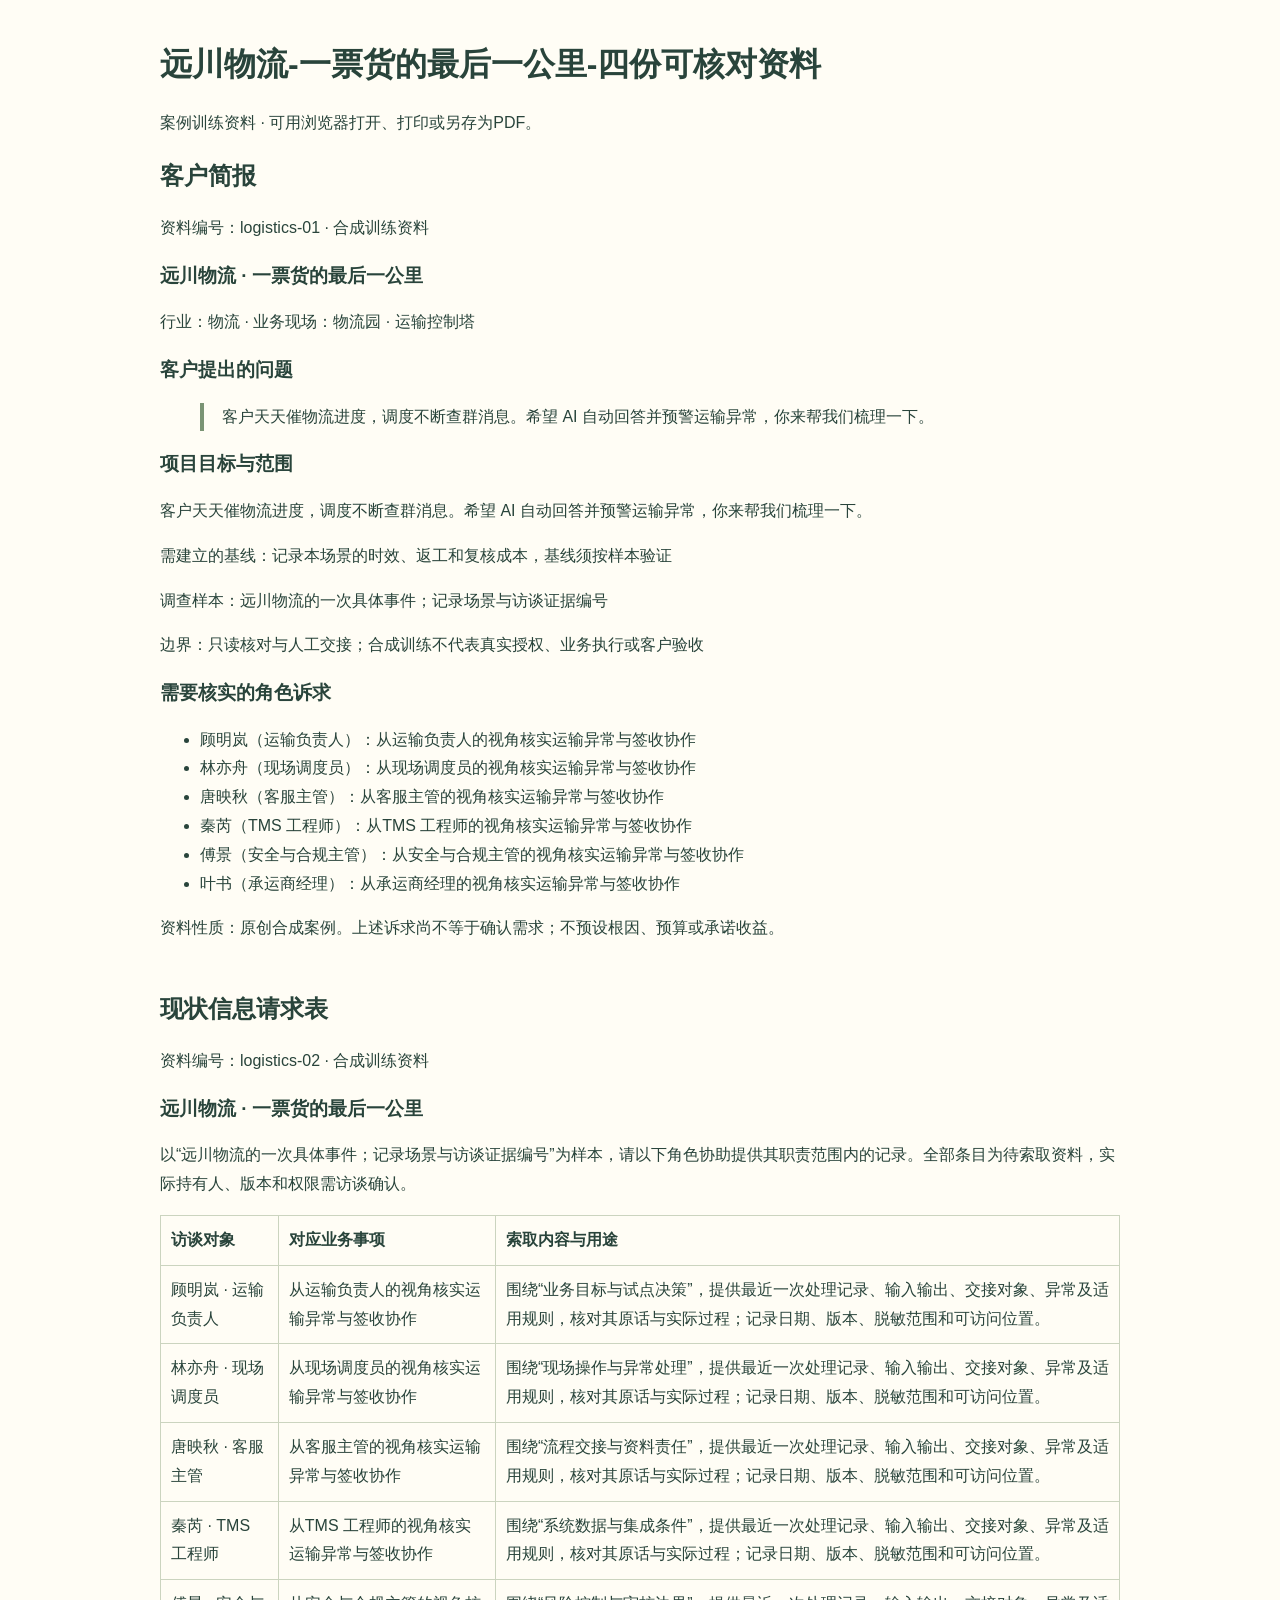
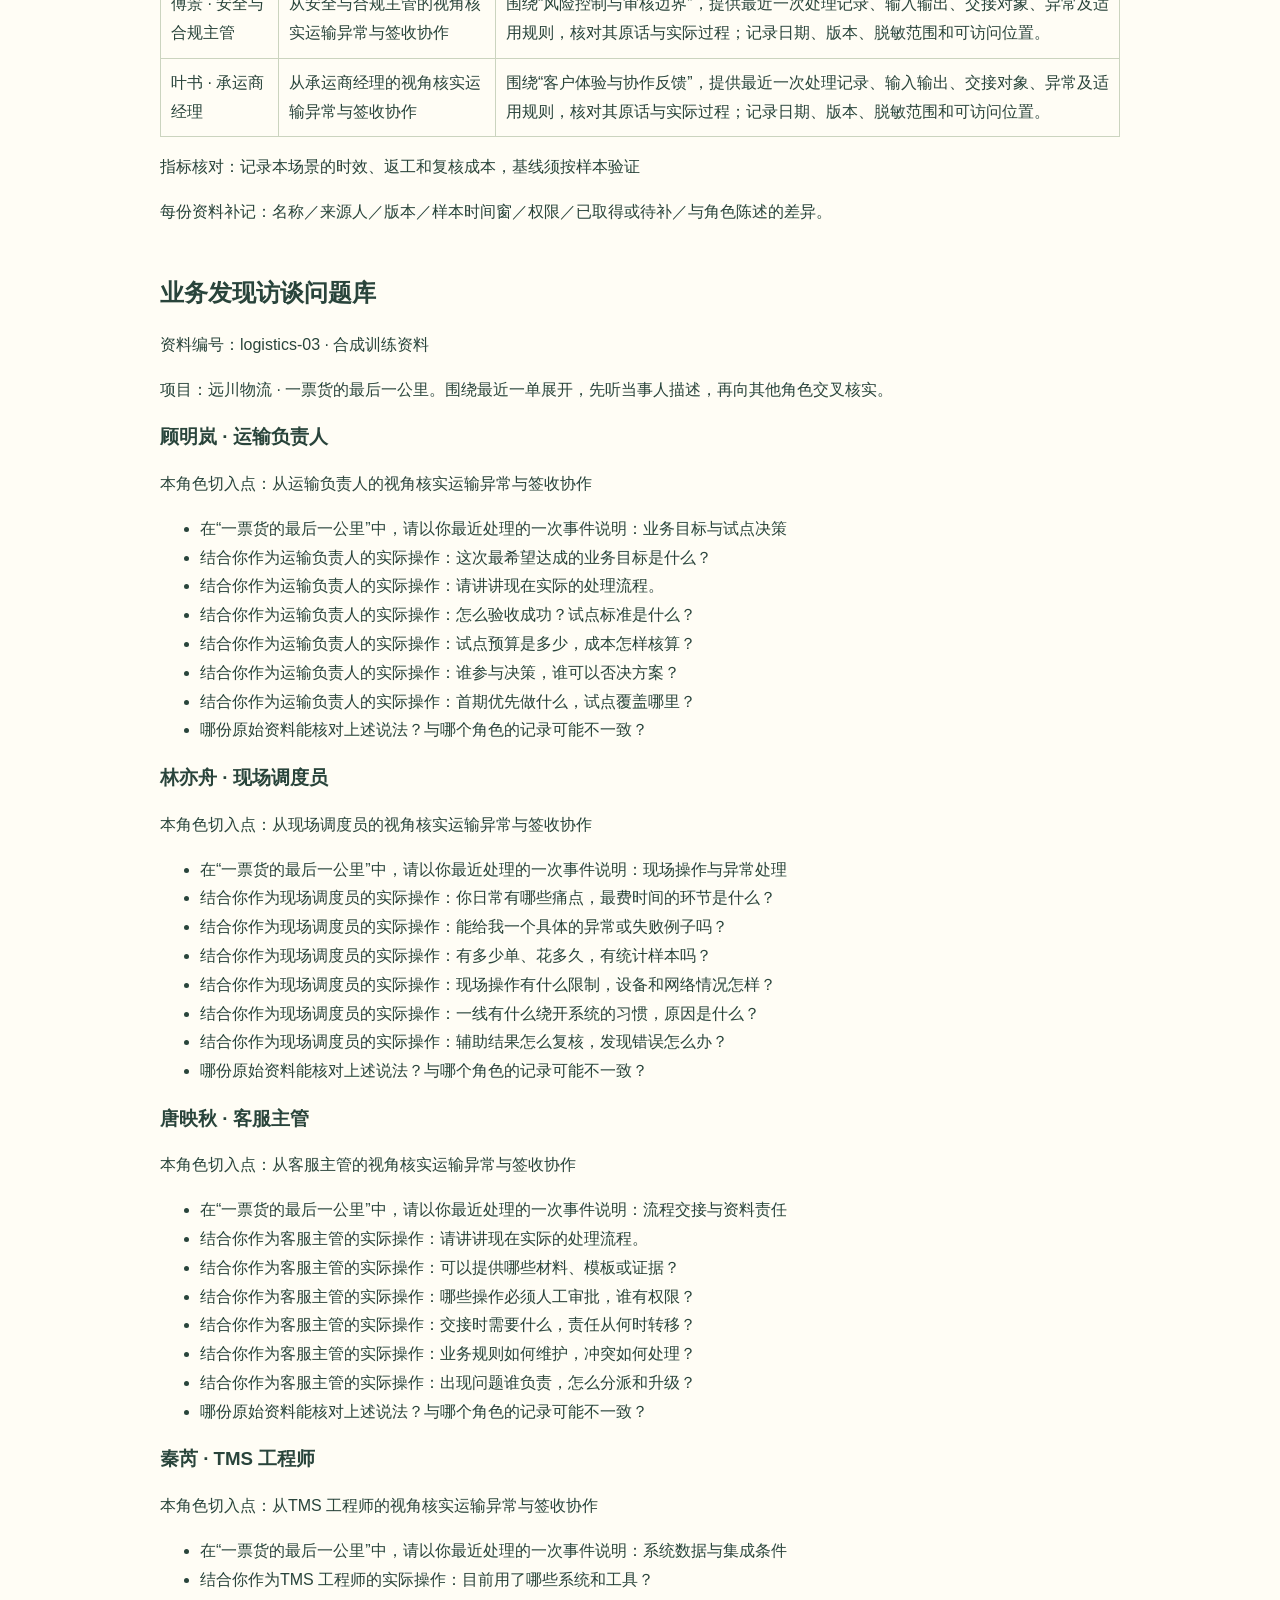
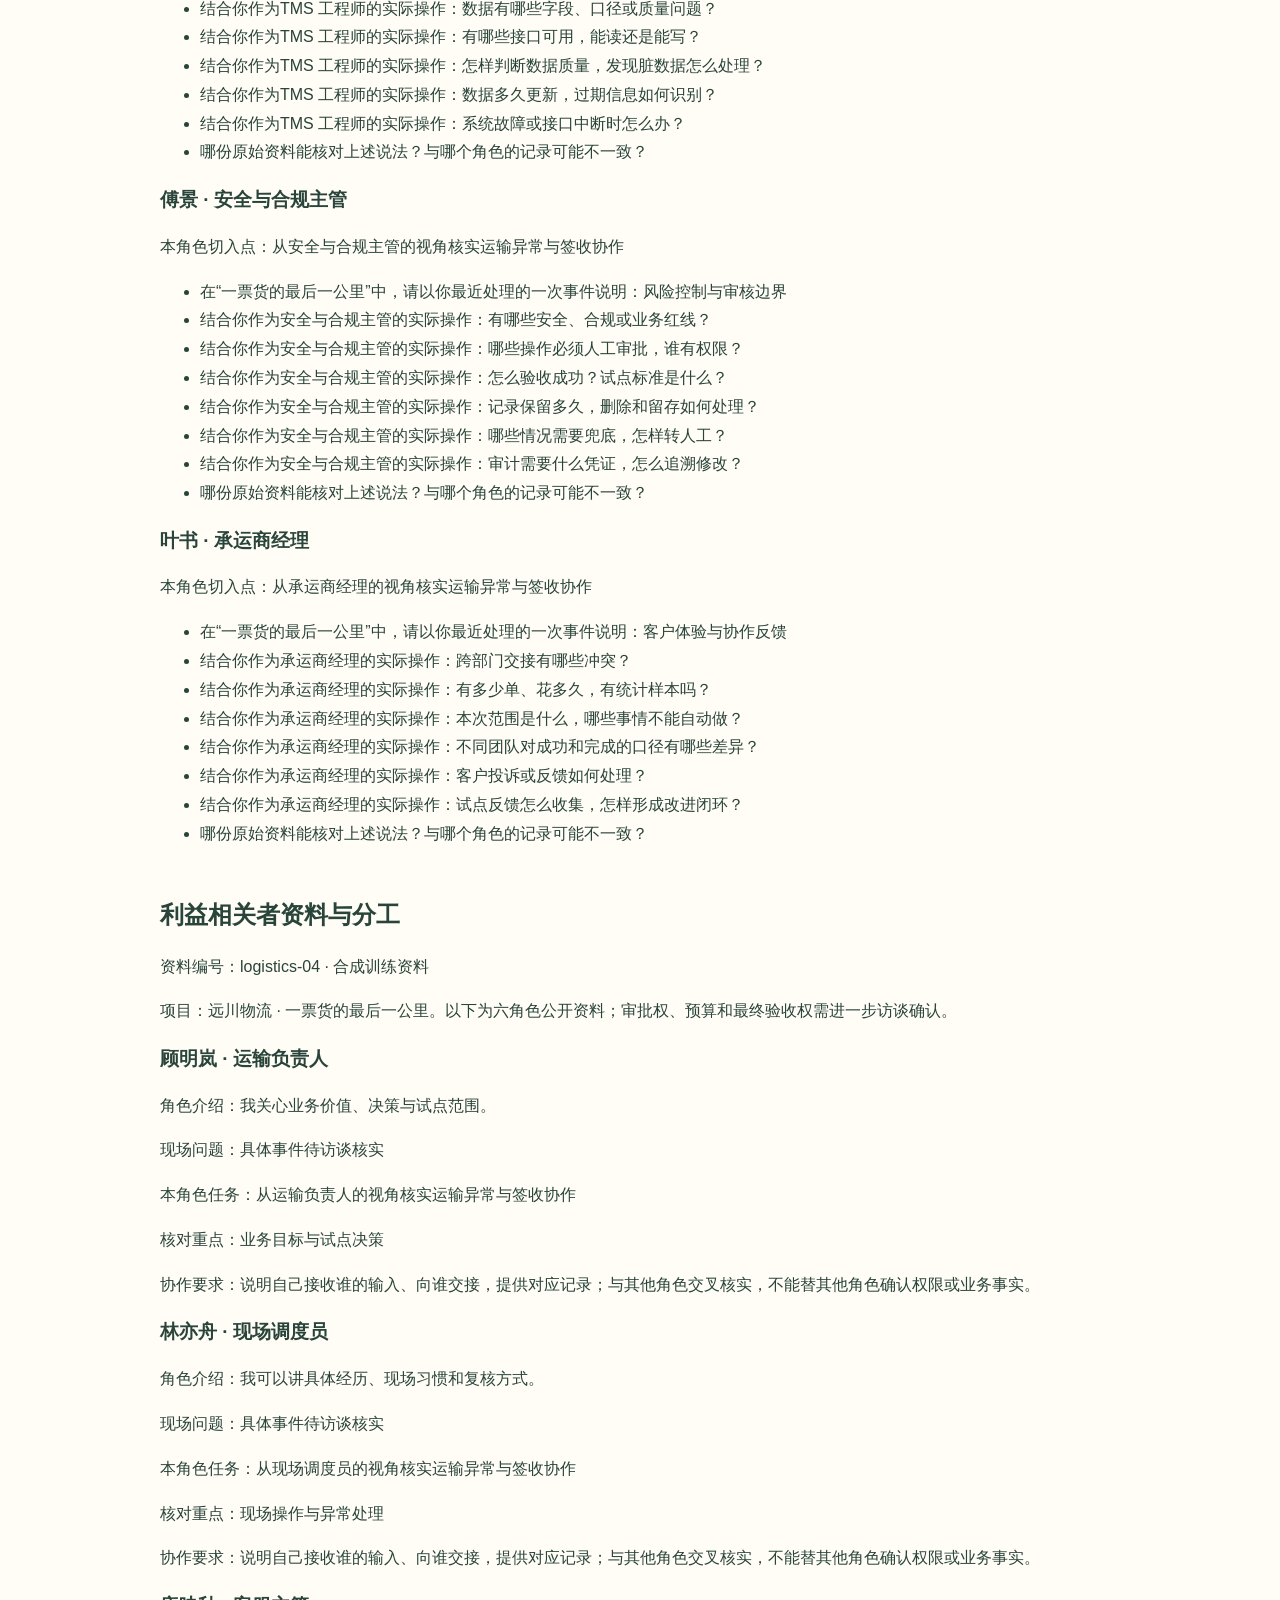
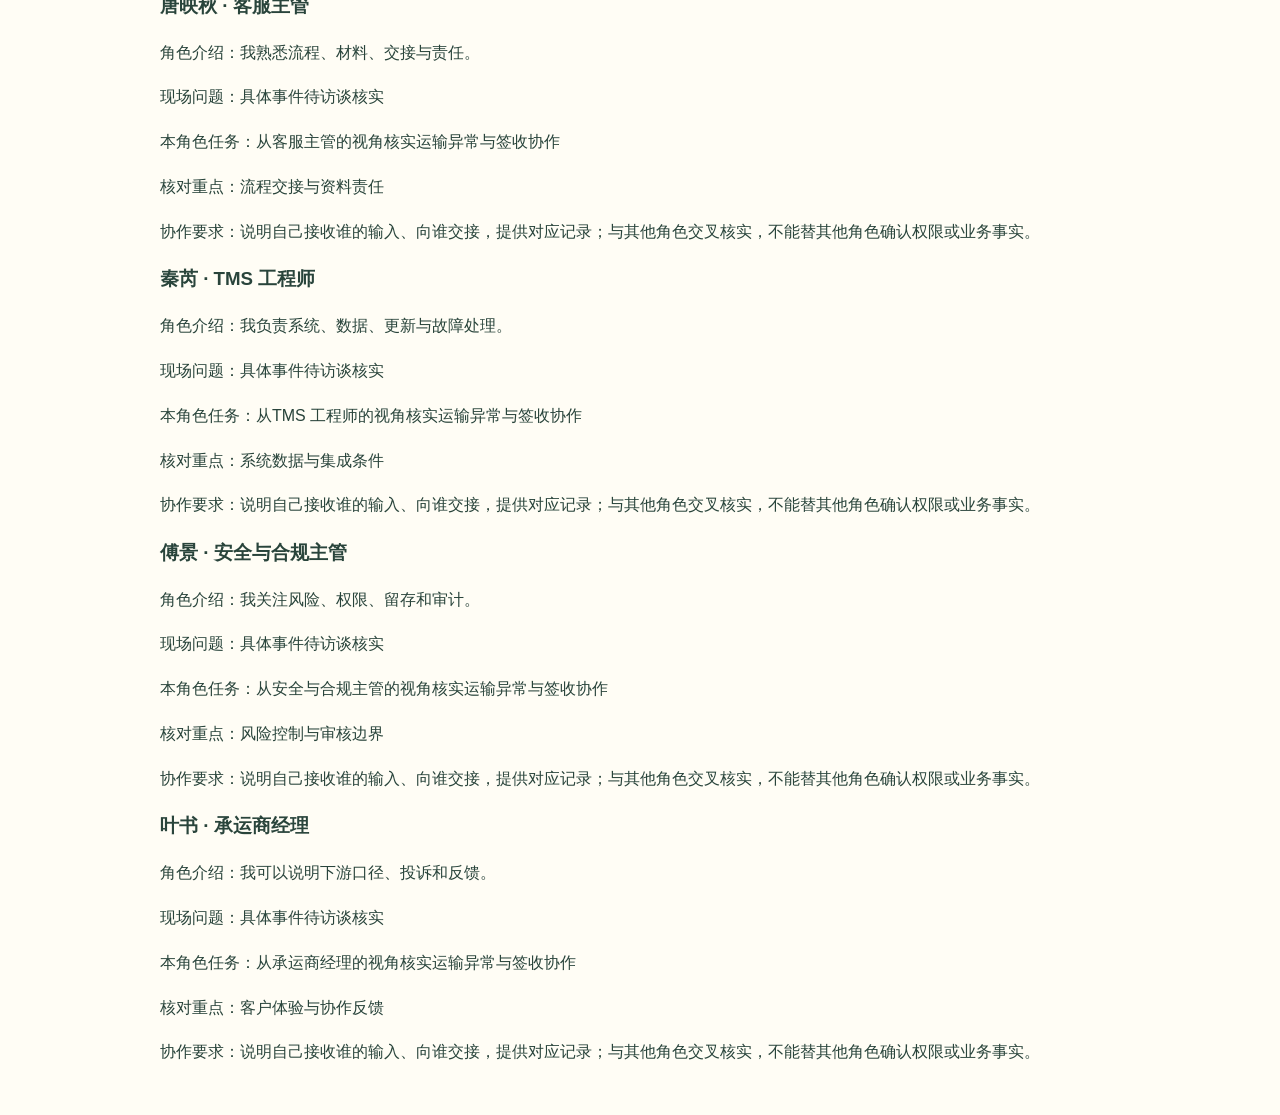
<file: 远川物流-一票货的最后一公里-四份可核对资料 02.html>
<!doctype html><html lang="zh-CN"><head><meta charset="utf-8"><title>远川物流-一票货的最后一公里-四份可核对资料</title><style>body{max-width:960px;margin:40px auto;padding:0 24px;font:16px/1.8 "Microsoft YaHei",sans-serif;color:#29443b;background:#fffdf5}h1,h2,h3{line-height:1.5}table{border-collapse:collapse;width:100%}td,th{border:1px solid #cbd4bf;padding:10px;text-align:left}section{margin-bottom:48px}blockquote{border-left:4px solid #7a9474;padding-left:18px}a{color:#2d654f}@media print{body{background:white;margin:0;max-width:none}section+section{break-before:page}}</style></head><body><h1>远川物流-一票货的最后一公里-四份可核对资料</h1><p>案例训练资料 · 可用浏览器打开、打印或另存为PDF。</p><section><h2>客户简报</h2><p class="hint">资料编号：logistics-01 · 合成训练资料</p><h3>远川物流 · 一票货的最后一公里</h3><p>行业：物流 · 业务现场：物流园 · 运输控制塔</p><h3>客户提出的问题</h3><blockquote>客户天天催物流进度，调度不断查群消息。希望 AI 自动回答并预警运输异常，你来帮我们梳理一下。</blockquote><h3>项目目标与范围</h3><p>客户天天催物流进度，调度不断查群消息。希望 AI 自动回答并预警运输异常，你来帮我们梳理一下。</p><p>需建立的基线：记录本场景的时效、返工和复核成本，基线须按样本验证</p><p>调查样本：远川物流的一次具体事件；记录场景与访谈证据编号</p><p>边界：只读核对与人工交接；合成训练不代表真实授权、业务执行或客户验收</p><h3>需要核实的角色诉求</h3><ul><li>顾明岚（运输负责人）：从运输负责人的视角核实运输异常与签收协作</li><li>林亦舟（现场调度员）：从现场调度员的视角核实运输异常与签收协作</li><li>唐映秋（客服主管）：从客服主管的视角核实运输异常与签收协作</li><li>秦芮（TMS 工程师）：从TMS 工程师的视角核实运输异常与签收协作</li><li>傅景（安全与合规主管）：从安全与合规主管的视角核实运输异常与签收协作</li><li>叶书（承运商经理）：从承运商经理的视角核实运输异常与签收协作</li></ul><p>资料性质：原创合成案例。上述诉求尚不等于确认需求；不预设根因、预算或承诺收益。</p></section><section><h2>现状信息请求表</h2><p class="hint">资料编号：logistics-02 · 合成训练资料</p><h3>远川物流 · 一票货的最后一公里</h3><p>以“远川物流的一次具体事件；记录场景与访谈证据编号”为样本，请以下角色协助提供其职责范围内的记录。全部条目为待索取资料，实际持有人、版本和权限需访谈确认。</p><table><thead><tr><th>访谈对象</th><th>对应业务事项</th><th>索取内容与用途</th></tr></thead><tbody><tr><td>顾明岚 · 运输负责人</td><td>从运输负责人的视角核实运输异常与签收协作</td><td>围绕“业务目标与试点决策”，提供最近一次处理记录、输入输出、交接对象、异常及适用规则，核对其原话与实际过程；记录日期、版本、脱敏范围和可访问位置。</td></tr><tr><td>林亦舟 · 现场调度员</td><td>从现场调度员的视角核实运输异常与签收协作</td><td>围绕“现场操作与异常处理”，提供最近一次处理记录、输入输出、交接对象、异常及适用规则，核对其原话与实际过程；记录日期、版本、脱敏范围和可访问位置。</td></tr><tr><td>唐映秋 · 客服主管</td><td>从客服主管的视角核实运输异常与签收协作</td><td>围绕“流程交接与资料责任”，提供最近一次处理记录、输入输出、交接对象、异常及适用规则，核对其原话与实际过程；记录日期、版本、脱敏范围和可访问位置。</td></tr><tr><td>秦芮 · TMS 工程师</td><td>从TMS 工程师的视角核实运输异常与签收协作</td><td>围绕“系统数据与集成条件”，提供最近一次处理记录、输入输出、交接对象、异常及适用规则，核对其原话与实际过程；记录日期、版本、脱敏范围和可访问位置。</td></tr><tr><td>傅景 · 安全与合规主管</td><td>从安全与合规主管的视角核实运输异常与签收协作</td><td>围绕“风险控制与审核边界”，提供最近一次处理记录、输入输出、交接对象、异常及适用规则，核对其原话与实际过程；记录日期、版本、脱敏范围和可访问位置。</td></tr><tr><td>叶书 · 承运商经理</td><td>从承运商经理的视角核实运输异常与签收协作</td><td>围绕“客户体验与协作反馈”，提供最近一次处理记录、输入输出、交接对象、异常及适用规则，核对其原话与实际过程；记录日期、版本、脱敏范围和可访问位置。</td></tr></tbody></table><p>指标核对：记录本场景的时效、返工和复核成本，基线须按样本验证</p><p>每份资料补记：名称／来源人／版本／样本时间窗／权限／已取得或待补／与角色陈述的差异。</p></section><section><h2>业务发现访谈问题库</h2><p class="hint">资料编号：logistics-03 · 合成训练资料</p><p>项目：远川物流 · 一票货的最后一公里。围绕最近一单展开，先听当事人描述，再向其他角色交叉核实。</p><h3>顾明岚 · 运输负责人</h3><p>本角色切入点：从运输负责人的视角核实运输异常与签收协作</p><ul><li>在“一票货的最后一公里”中，请以你最近处理的一次事件说明：业务目标与试点决策</li><li>结合你作为运输负责人的实际操作：这次最希望达成的业务目标是什么？</li><li>结合你作为运输负责人的实际操作：请讲讲现在实际的处理流程。</li><li>结合你作为运输负责人的实际操作：怎么验收成功？试点标准是什么？</li><li>结合你作为运输负责人的实际操作：试点预算是多少，成本怎样核算？</li><li>结合你作为运输负责人的实际操作：谁参与决策，谁可以否决方案？</li><li>结合你作为运输负责人的实际操作：首期优先做什么，试点覆盖哪里？</li><li>哪份原始资料能核对上述说法？与哪个角色的记录可能不一致？</li></ul><h3>林亦舟 · 现场调度员</h3><p>本角色切入点：从现场调度员的视角核实运输异常与签收协作</p><ul><li>在“一票货的最后一公里”中，请以你最近处理的一次事件说明：现场操作与异常处理</li><li>结合你作为现场调度员的实际操作：你日常有哪些痛点，最费时间的环节是什么？</li><li>结合你作为现场调度员的实际操作：能给我一个具体的异常或失败例子吗？</li><li>结合你作为现场调度员的实际操作：有多少单、花多久，有统计样本吗？</li><li>结合你作为现场调度员的实际操作：现场操作有什么限制，设备和网络情况怎样？</li><li>结合你作为现场调度员的实际操作：一线有什么绕开系统的习惯，原因是什么？</li><li>结合你作为现场调度员的实际操作：辅助结果怎么复核，发现错误怎么办？</li><li>哪份原始资料能核对上述说法？与哪个角色的记录可能不一致？</li></ul><h3>唐映秋 · 客服主管</h3><p>本角色切入点：从客服主管的视角核实运输异常与签收协作</p><ul><li>在“一票货的最后一公里”中，请以你最近处理的一次事件说明：流程交接与资料责任</li><li>结合你作为客服主管的实际操作：请讲讲现在实际的处理流程。</li><li>结合你作为客服主管的实际操作：可以提供哪些材料、模板或证据？</li><li>结合你作为客服主管的实际操作：哪些操作必须人工审批，谁有权限？</li><li>结合你作为客服主管的实际操作：交接时需要什么，责任从何时转移？</li><li>结合你作为客服主管的实际操作：业务规则如何维护，冲突如何处理？</li><li>结合你作为客服主管的实际操作：出现问题谁负责，怎么分派和升级？</li><li>哪份原始资料能核对上述说法？与哪个角色的记录可能不一致？</li></ul><h3>秦芮 · TMS 工程师</h3><p>本角色切入点：从TMS 工程师的视角核实运输异常与签收协作</p><ul><li>在“一票货的最后一公里”中，请以你最近处理的一次事件说明：系统数据与集成条件</li><li>结合你作为TMS 工程师的实际操作：目前用了哪些系统和工具？</li><li>结合你作为TMS 工程师的实际操作：数据有哪些字段、口径或质量问题？</li><li>结合你作为TMS 工程师的实际操作：有哪些接口可用，能读还是能写？</li><li>结合你作为TMS 工程师的实际操作：怎样判断数据质量，发现脏数据怎么处理？</li><li>结合你作为TMS 工程师的实际操作：数据多久更新，过期信息如何识别？</li><li>结合你作为TMS 工程师的实际操作：系统故障或接口中断时怎么办？</li><li>哪份原始资料能核对上述说法？与哪个角色的记录可能不一致？</li></ul><h3>傅景 · 安全与合规主管</h3><p>本角色切入点：从安全与合规主管的视角核实运输异常与签收协作</p><ul><li>在“一票货的最后一公里”中，请以你最近处理的一次事件说明：风险控制与审核边界</li><li>结合你作为安全与合规主管的实际操作：有哪些安全、合规或业务红线？</li><li>结合你作为安全与合规主管的实际操作：哪些操作必须人工审批，谁有权限？</li><li>结合你作为安全与合规主管的实际操作：怎么验收成功？试点标准是什么？</li><li>结合你作为安全与合规主管的实际操作：记录保留多久，删除和留存如何处理？</li><li>结合你作为安全与合规主管的实际操作：哪些情况需要兜底，怎样转人工？</li><li>结合你作为安全与合规主管的实际操作：审计需要什么凭证，怎么追溯修改？</li><li>哪份原始资料能核对上述说法？与哪个角色的记录可能不一致？</li></ul><h3>叶书 · 承运商经理</h3><p>本角色切入点：从承运商经理的视角核实运输异常与签收协作</p><ul><li>在“一票货的最后一公里”中，请以你最近处理的一次事件说明：客户体验与协作反馈</li><li>结合你作为承运商经理的实际操作：跨部门交接有哪些冲突？</li><li>结合你作为承运商经理的实际操作：有多少单、花多久，有统计样本吗？</li><li>结合你作为承运商经理的实际操作：本次范围是什么，哪些事情不能自动做？</li><li>结合你作为承运商经理的实际操作：不同团队对成功和完成的口径有哪些差异？</li><li>结合你作为承运商经理的实际操作：客户投诉或反馈如何处理？</li><li>结合你作为承运商经理的实际操作：试点反馈怎么收集，怎样形成改进闭环？</li><li>哪份原始资料能核对上述说法？与哪个角色的记录可能不一致？</li></ul></section><section><h2>利益相关者资料与分工</h2><p class="hint">资料编号：logistics-04 · 合成训练资料</p><p>项目：远川物流 · 一票货的最后一公里。以下为六角色公开资料；审批权、预算和最终验收权需进一步访谈确认。</p><article><h3>顾明岚 · 运输负责人</h3><p>角色介绍：我关心业务价值、决策与试点范围。</p><p>现场问题：具体事件待访谈核实</p><p>本角色任务：从运输负责人的视角核实运输异常与签收协作</p><p>核对重点：业务目标与试点决策</p><p>协作要求：说明自己接收谁的输入、向谁交接，提供对应记录；与其他角色交叉核实，不能替其他角色确认权限或业务事实。</p></article><article><h3>林亦舟 · 现场调度员</h3><p>角色介绍：我可以讲具体经历、现场习惯和复核方式。</p><p>现场问题：具体事件待访谈核实</p><p>本角色任务：从现场调度员的视角核实运输异常与签收协作</p><p>核对重点：现场操作与异常处理</p><p>协作要求：说明自己接收谁的输入、向谁交接，提供对应记录；与其他角色交叉核实，不能替其他角色确认权限或业务事实。</p></article><article><h3>唐映秋 · 客服主管</h3><p>角色介绍：我熟悉流程、材料、交接与责任。</p><p>现场问题：具体事件待访谈核实</p><p>本角色任务：从客服主管的视角核实运输异常与签收协作</p><p>核对重点：流程交接与资料责任</p><p>协作要求：说明自己接收谁的输入、向谁交接，提供对应记录；与其他角色交叉核实，不能替其他角色确认权限或业务事实。</p></article><article><h3>秦芮 · TMS 工程师</h3><p>角色介绍：我负责系统、数据、更新与故障处理。</p><p>现场问题：具体事件待访谈核实</p><p>本角色任务：从TMS 工程师的视角核实运输异常与签收协作</p><p>核对重点：系统数据与集成条件</p><p>协作要求：说明自己接收谁的输入、向谁交接，提供对应记录；与其他角色交叉核实，不能替其他角色确认权限或业务事实。</p></article><article><h3>傅景 · 安全与合规主管</h3><p>角色介绍：我关注风险、权限、留存和审计。</p><p>现场问题：具体事件待访谈核实</p><p>本角色任务：从安全与合规主管的视角核实运输异常与签收协作</p><p>核对重点：风险控制与审核边界</p><p>协作要求：说明自己接收谁的输入、向谁交接，提供对应记录；与其他角色交叉核实，不能替其他角色确认权限或业务事实。</p></article><article><h3>叶书 · 承运商经理</h3><p>角色介绍：我可以说明下游口径、投诉和反馈。</p><p>现场问题：具体事件待访谈核实</p><p>本角色任务：从承运商经理的视角核实运输异常与签收协作</p><p>核对重点：客户体验与协作反馈</p><p>协作要求：说明自己接收谁的输入、向谁交接，提供对应记录；与其他角色交叉核实，不能替其他角色确认权限或业务事实。</p></article></section></body></html>
</file>
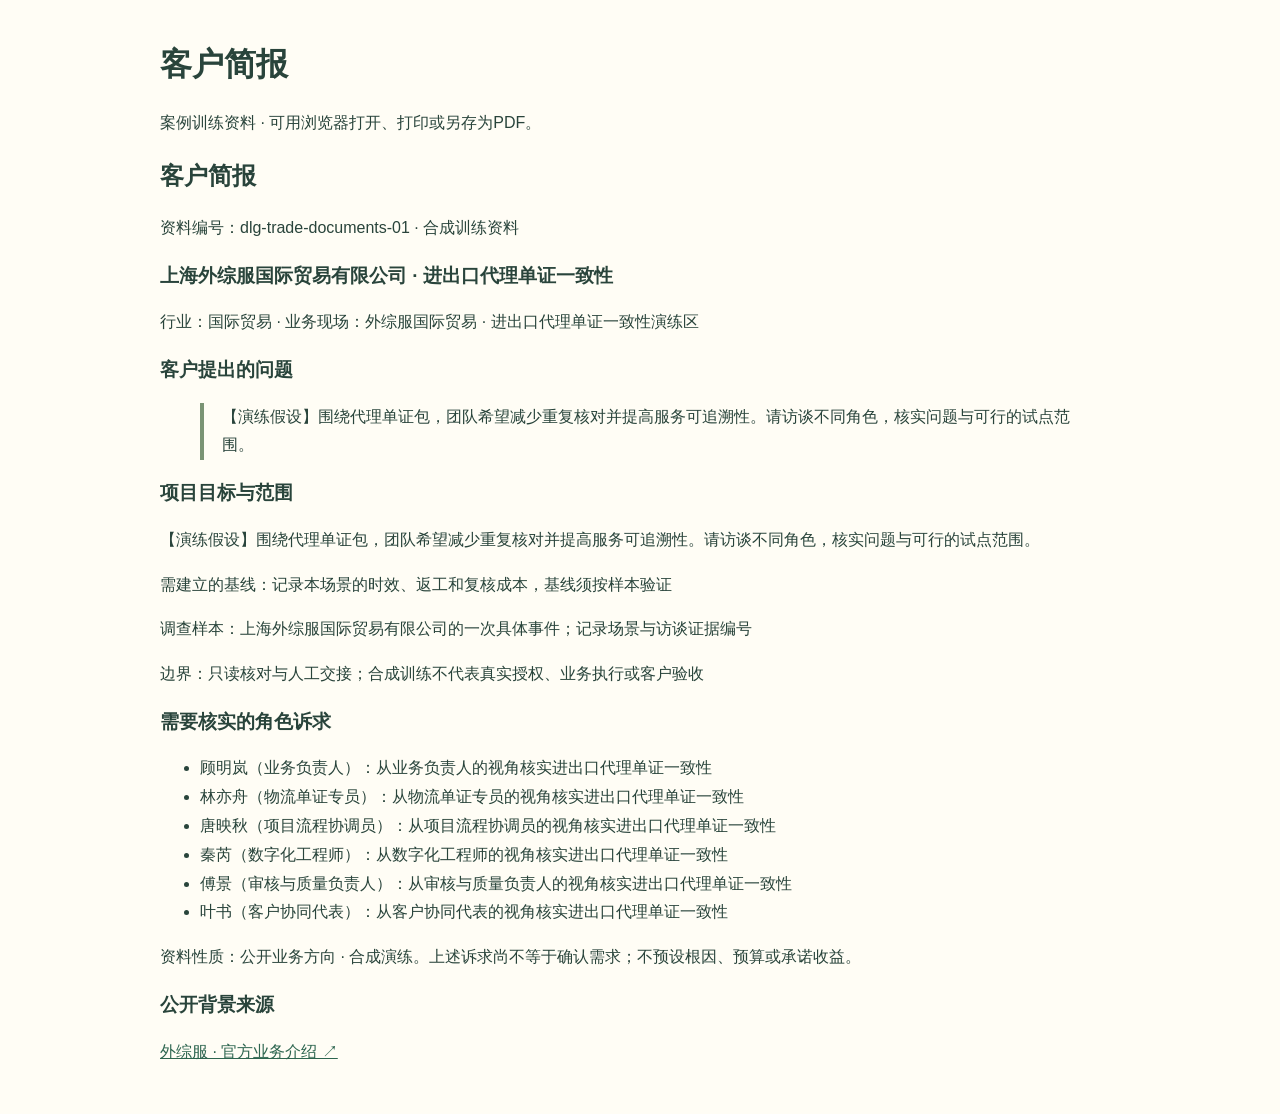
<file: simulations/1-full-engagement/trade-documents-agency-cn/CASE_BRIEF.html>
<!doctype html><html lang="zh-CN"><head><meta charset="utf-8"><title>客户简报</title><style>body{max-width:960px;margin:40px auto;padding:0 24px;font:16px/1.8 "Microsoft YaHei",sans-serif;color:#29443b;background:#fffdf5}h1,h2,h3{line-height:1.5}table{border-collapse:collapse;width:100%}td,th{border:1px solid #cbd4bf;padding:10px;text-align:left}section{margin-bottom:48px}blockquote{border-left:4px solid #7a9474;padding-left:18px}a{color:#2d654f}@media print{body{background:white;margin:0;max-width:none}section+section{break-before:page}}</style></head><body><h1>客户简报</h1><p>案例训练资料 · 可用浏览器打开、打印或另存为PDF。</p><section><h2>客户简报</h2><p class="hint">资料编号：dlg-trade-documents-01 · 合成训练资料</p><h3>上海外综服国际贸易有限公司 · 进出口代理单证一致性</h3><p>行业：国际贸易 · 业务现场：外综服国际贸易 · 进出口代理单证一致性演练区</p><h3>客户提出的问题</h3><blockquote>【演练假设】围绕代理单证包，团队希望减少重复核对并提高服务可追溯性。请访谈不同角色，核实问题与可行的试点范围。</blockquote><h3>项目目标与范围</h3><p>【演练假设】围绕代理单证包，团队希望减少重复核对并提高服务可追溯性。请访谈不同角色，核实问题与可行的试点范围。</p><p>需建立的基线：记录本场景的时效、返工和复核成本，基线须按样本验证</p><p>调查样本：上海外综服国际贸易有限公司的一次具体事件；记录场景与访谈证据编号</p><p>边界：只读核对与人工交接；合成训练不代表真实授权、业务执行或客户验收</p><h3>需要核实的角色诉求</h3><ul><li>顾明岚（业务负责人）：从业务负责人的视角核实进出口代理单证一致性</li><li>林亦舟（物流单证专员）：从物流单证专员的视角核实进出口代理单证一致性</li><li>唐映秋（项目流程协调员）：从项目流程协调员的视角核实进出口代理单证一致性</li><li>秦芮（数字化工程师）：从数字化工程师的视角核实进出口代理单证一致性</li><li>傅景（审核与质量负责人）：从审核与质量负责人的视角核实进出口代理单证一致性</li><li>叶书（客户协同代表）：从客户协同代表的视角核实进出口代理单证一致性</li></ul><p>资料性质：公开业务方向 · 合成演练。上述诉求尚不等于确认需求；不预设根因、预算或承诺收益。</p><h3>公开背景来源</h3><p><a href="https://www.waizongfu.com/" target="_blank" rel="noopener">外综服 · 官方业务介绍 ↗</a></p></section></body></html>
</file>
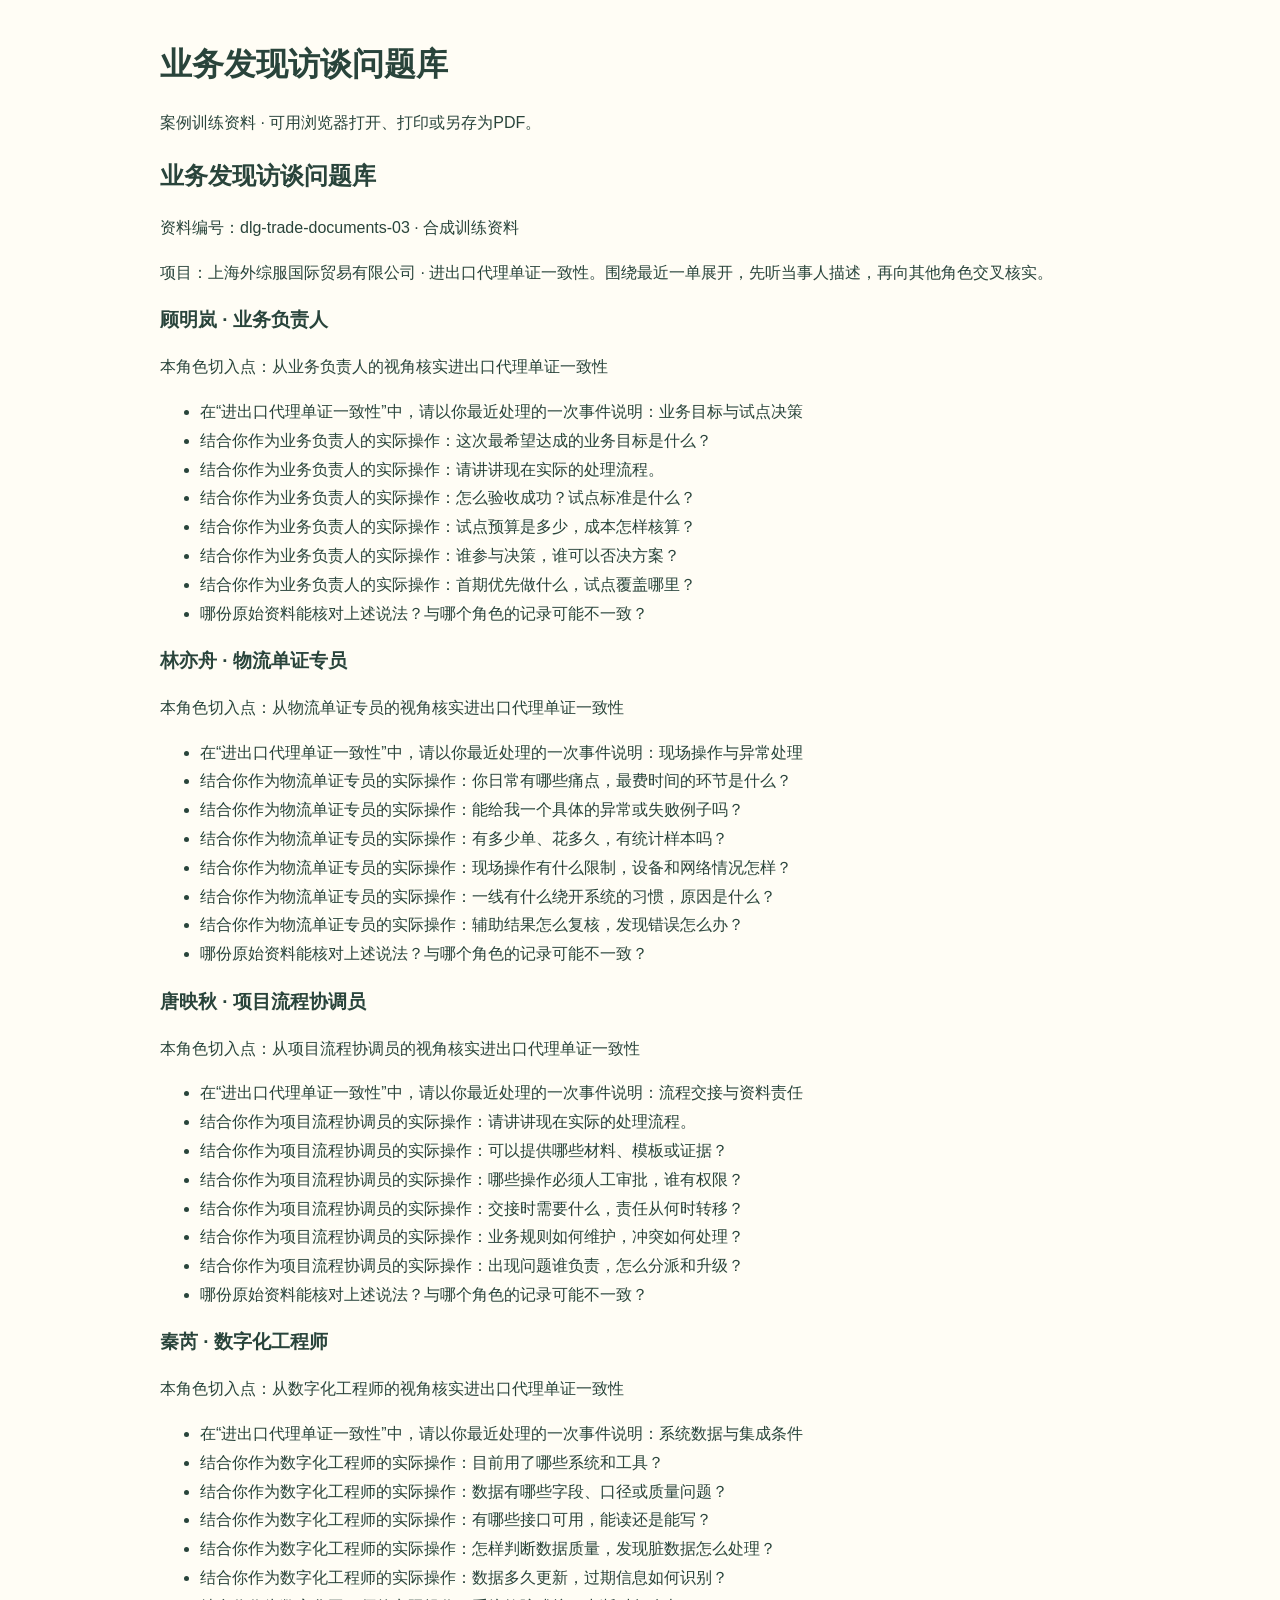
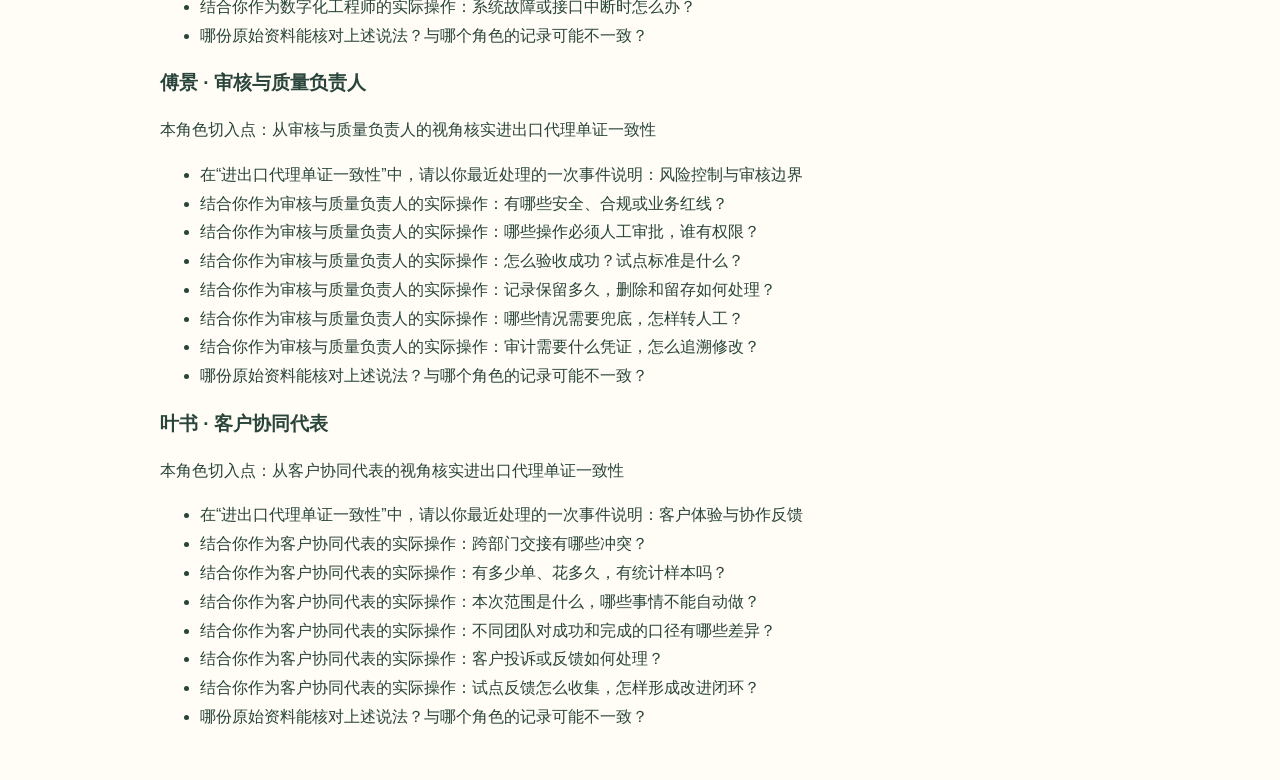
<file: simulations/1-full-engagement/trade-documents-agency-cn/discovery/业务发现访谈问题库.html>
<!doctype html><html lang="zh-CN"><head><meta charset="utf-8"><title>业务发现访谈问题库</title><style>body{max-width:960px;margin:40px auto;padding:0 24px;font:16px/1.8 "Microsoft YaHei",sans-serif;color:#29443b;background:#fffdf5}h1,h2,h3{line-height:1.5}table{border-collapse:collapse;width:100%}td,th{border:1px solid #cbd4bf;padding:10px;text-align:left}section{margin-bottom:48px}blockquote{border-left:4px solid #7a9474;padding-left:18px}a{color:#2d654f}@media print{body{background:white;margin:0;max-width:none}section+section{break-before:page}}</style></head><body><h1>业务发现访谈问题库</h1><p>案例训练资料 · 可用浏览器打开、打印或另存为PDF。</p><section><h2>业务发现访谈问题库</h2><p class="hint">资料编号：dlg-trade-documents-03 · 合成训练资料</p><p>项目：上海外综服国际贸易有限公司 · 进出口代理单证一致性。围绕最近一单展开，先听当事人描述，再向其他角色交叉核实。</p><h3>顾明岚 · 业务负责人</h3><p>本角色切入点：从业务负责人的视角核实进出口代理单证一致性</p><ul><li>在“进出口代理单证一致性”中，请以你最近处理的一次事件说明：业务目标与试点决策</li><li>结合你作为业务负责人的实际操作：这次最希望达成的业务目标是什么？</li><li>结合你作为业务负责人的实际操作：请讲讲现在实际的处理流程。</li><li>结合你作为业务负责人的实际操作：怎么验收成功？试点标准是什么？</li><li>结合你作为业务负责人的实际操作：试点预算是多少，成本怎样核算？</li><li>结合你作为业务负责人的实际操作：谁参与决策，谁可以否决方案？</li><li>结合你作为业务负责人的实际操作：首期优先做什么，试点覆盖哪里？</li><li>哪份原始资料能核对上述说法？与哪个角色的记录可能不一致？</li></ul><h3>林亦舟 · 物流单证专员</h3><p>本角色切入点：从物流单证专员的视角核实进出口代理单证一致性</p><ul><li>在“进出口代理单证一致性”中，请以你最近处理的一次事件说明：现场操作与异常处理</li><li>结合你作为物流单证专员的实际操作：你日常有哪些痛点，最费时间的环节是什么？</li><li>结合你作为物流单证专员的实际操作：能给我一个具体的异常或失败例子吗？</li><li>结合你作为物流单证专员的实际操作：有多少单、花多久，有统计样本吗？</li><li>结合你作为物流单证专员的实际操作：现场操作有什么限制，设备和网络情况怎样？</li><li>结合你作为物流单证专员的实际操作：一线有什么绕开系统的习惯，原因是什么？</li><li>结合你作为物流单证专员的实际操作：辅助结果怎么复核，发现错误怎么办？</li><li>哪份原始资料能核对上述说法？与哪个角色的记录可能不一致？</li></ul><h3>唐映秋 · 项目流程协调员</h3><p>本角色切入点：从项目流程协调员的视角核实进出口代理单证一致性</p><ul><li>在“进出口代理单证一致性”中，请以你最近处理的一次事件说明：流程交接与资料责任</li><li>结合你作为项目流程协调员的实际操作：请讲讲现在实际的处理流程。</li><li>结合你作为项目流程协调员的实际操作：可以提供哪些材料、模板或证据？</li><li>结合你作为项目流程协调员的实际操作：哪些操作必须人工审批，谁有权限？</li><li>结合你作为项目流程协调员的实际操作：交接时需要什么，责任从何时转移？</li><li>结合你作为项目流程协调员的实际操作：业务规则如何维护，冲突如何处理？</li><li>结合你作为项目流程协调员的实际操作：出现问题谁负责，怎么分派和升级？</li><li>哪份原始资料能核对上述说法？与哪个角色的记录可能不一致？</li></ul><h3>秦芮 · 数字化工程师</h3><p>本角色切入点：从数字化工程师的视角核实进出口代理单证一致性</p><ul><li>在“进出口代理单证一致性”中，请以你最近处理的一次事件说明：系统数据与集成条件</li><li>结合你作为数字化工程师的实际操作：目前用了哪些系统和工具？</li><li>结合你作为数字化工程师的实际操作：数据有哪些字段、口径或质量问题？</li><li>结合你作为数字化工程师的实际操作：有哪些接口可用，能读还是能写？</li><li>结合你作为数字化工程师的实际操作：怎样判断数据质量，发现脏数据怎么处理？</li><li>结合你作为数字化工程师的实际操作：数据多久更新，过期信息如何识别？</li><li>结合你作为数字化工程师的实际操作：系统故障或接口中断时怎么办？</li><li>哪份原始资料能核对上述说法？与哪个角色的记录可能不一致？</li></ul><h3>傅景 · 审核与质量负责人</h3><p>本角色切入点：从审核与质量负责人的视角核实进出口代理单证一致性</p><ul><li>在“进出口代理单证一致性”中，请以你最近处理的一次事件说明：风险控制与审核边界</li><li>结合你作为审核与质量负责人的实际操作：有哪些安全、合规或业务红线？</li><li>结合你作为审核与质量负责人的实际操作：哪些操作必须人工审批，谁有权限？</li><li>结合你作为审核与质量负责人的实际操作：怎么验收成功？试点标准是什么？</li><li>结合你作为审核与质量负责人的实际操作：记录保留多久，删除和留存如何处理？</li><li>结合你作为审核与质量负责人的实际操作：哪些情况需要兜底，怎样转人工？</li><li>结合你作为审核与质量负责人的实际操作：审计需要什么凭证，怎么追溯修改？</li><li>哪份原始资料能核对上述说法？与哪个角色的记录可能不一致？</li></ul><h3>叶书 · 客户协同代表</h3><p>本角色切入点：从客户协同代表的视角核实进出口代理单证一致性</p><ul><li>在“进出口代理单证一致性”中，请以你最近处理的一次事件说明：客户体验与协作反馈</li><li>结合你作为客户协同代表的实际操作：跨部门交接有哪些冲突？</li><li>结合你作为客户协同代表的实际操作：有多少单、花多久，有统计样本吗？</li><li>结合你作为客户协同代表的实际操作：本次范围是什么，哪些事情不能自动做？</li><li>结合你作为客户协同代表的实际操作：不同团队对成功和完成的口径有哪些差异？</li><li>结合你作为客户协同代表的实际操作：客户投诉或反馈如何处理？</li><li>结合你作为客户协同代表的实际操作：试点反馈怎么收集，怎样形成改进闭环？</li><li>哪份原始资料能核对上述说法？与哪个角色的记录可能不一致？</li></ul></section></body></html>
</file>
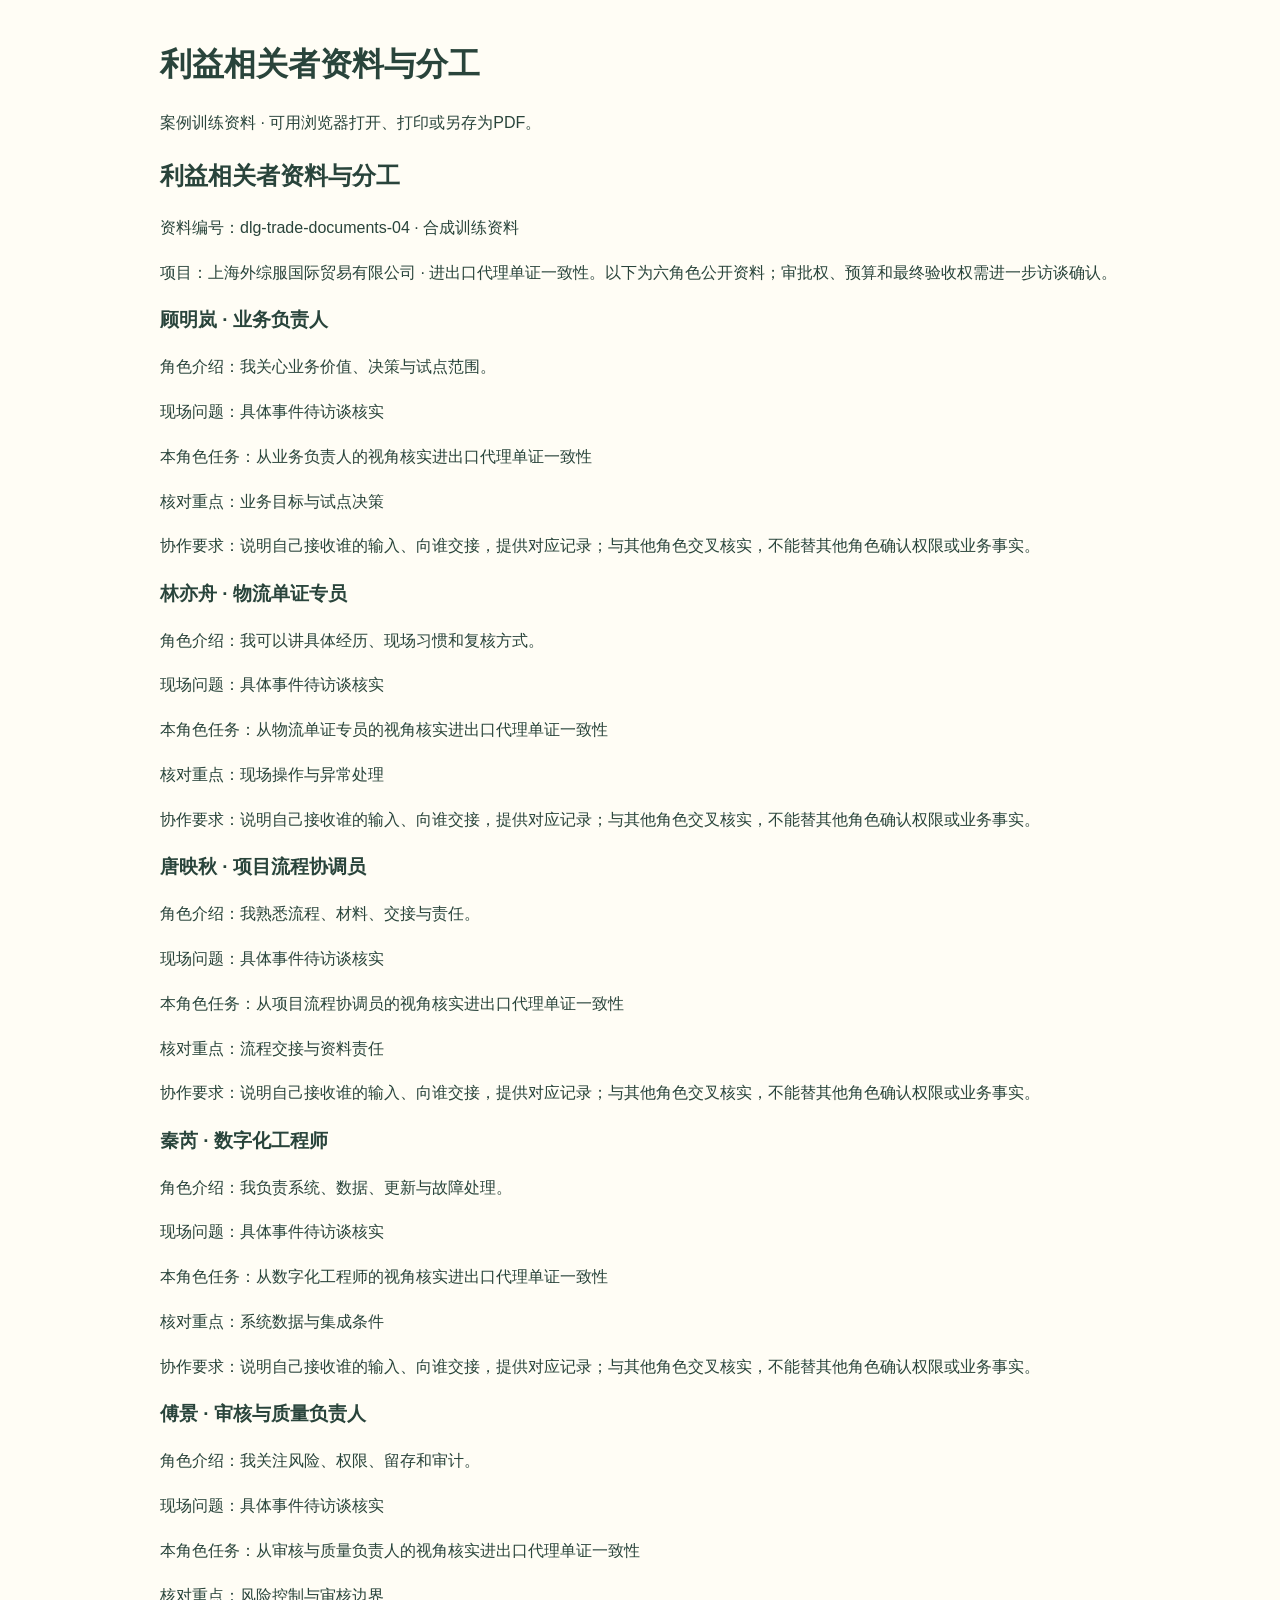
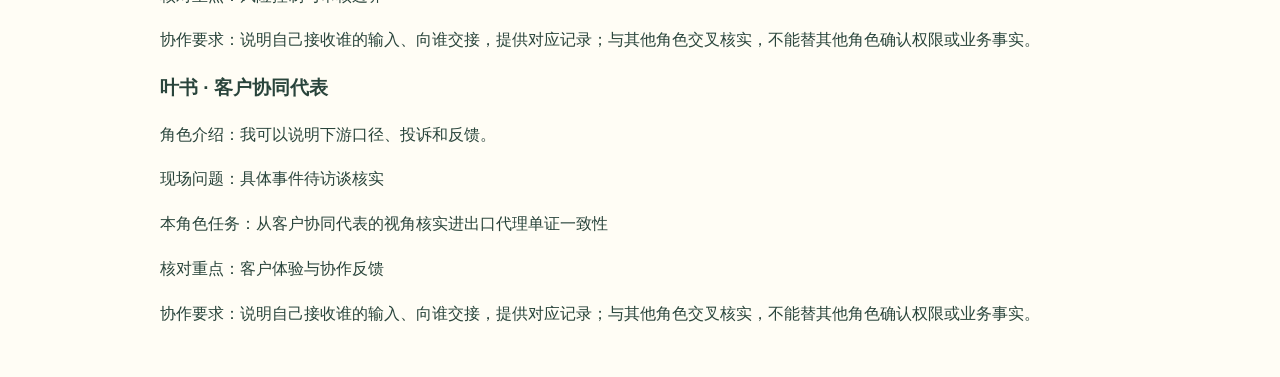
<file: simulations/1-full-engagement/trade-documents-agency-cn/discovery/利益相关者资料与分工.html>
<!doctype html><html lang="zh-CN"><head><meta charset="utf-8"><title>利益相关者资料与分工</title><style>body{max-width:960px;margin:40px auto;padding:0 24px;font:16px/1.8 "Microsoft YaHei",sans-serif;color:#29443b;background:#fffdf5}h1,h2,h3{line-height:1.5}table{border-collapse:collapse;width:100%}td,th{border:1px solid #cbd4bf;padding:10px;text-align:left}section{margin-bottom:48px}blockquote{border-left:4px solid #7a9474;padding-left:18px}a{color:#2d654f}@media print{body{background:white;margin:0;max-width:none}section+section{break-before:page}}</style></head><body><h1>利益相关者资料与分工</h1><p>案例训练资料 · 可用浏览器打开、打印或另存为PDF。</p><section><h2>利益相关者资料与分工</h2><p class="hint">资料编号：dlg-trade-documents-04 · 合成训练资料</p><p>项目：上海外综服国际贸易有限公司 · 进出口代理单证一致性。以下为六角色公开资料；审批权、预算和最终验收权需进一步访谈确认。</p><article><h3>顾明岚 · 业务负责人</h3><p>角色介绍：我关心业务价值、决策与试点范围。</p><p>现场问题：具体事件待访谈核实</p><p>本角色任务：从业务负责人的视角核实进出口代理单证一致性</p><p>核对重点：业务目标与试点决策</p><p>协作要求：说明自己接收谁的输入、向谁交接，提供对应记录；与其他角色交叉核实，不能替其他角色确认权限或业务事实。</p></article><article><h3>林亦舟 · 物流单证专员</h3><p>角色介绍：我可以讲具体经历、现场习惯和复核方式。</p><p>现场问题：具体事件待访谈核实</p><p>本角色任务：从物流单证专员的视角核实进出口代理单证一致性</p><p>核对重点：现场操作与异常处理</p><p>协作要求：说明自己接收谁的输入、向谁交接，提供对应记录；与其他角色交叉核实，不能替其他角色确认权限或业务事实。</p></article><article><h3>唐映秋 · 项目流程协调员</h3><p>角色介绍：我熟悉流程、材料、交接与责任。</p><p>现场问题：具体事件待访谈核实</p><p>本角色任务：从项目流程协调员的视角核实进出口代理单证一致性</p><p>核对重点：流程交接与资料责任</p><p>协作要求：说明自己接收谁的输入、向谁交接，提供对应记录；与其他角色交叉核实，不能替其他角色确认权限或业务事实。</p></article><article><h3>秦芮 · 数字化工程师</h3><p>角色介绍：我负责系统、数据、更新与故障处理。</p><p>现场问题：具体事件待访谈核实</p><p>本角色任务：从数字化工程师的视角核实进出口代理单证一致性</p><p>核对重点：系统数据与集成条件</p><p>协作要求：说明自己接收谁的输入、向谁交接，提供对应记录；与其他角色交叉核实，不能替其他角色确认权限或业务事实。</p></article><article><h3>傅景 · 审核与质量负责人</h3><p>角色介绍：我关注风险、权限、留存和审计。</p><p>现场问题：具体事件待访谈核实</p><p>本角色任务：从审核与质量负责人的视角核实进出口代理单证一致性</p><p>核对重点：风险控制与审核边界</p><p>协作要求：说明自己接收谁的输入、向谁交接，提供对应记录；与其他角色交叉核实，不能替其他角色确认权限或业务事实。</p></article><article><h3>叶书 · 客户协同代表</h3><p>角色介绍：我可以说明下游口径、投诉和反馈。</p><p>现场问题：具体事件待访谈核实</p><p>本角色任务：从客户协同代表的视角核实进出口代理单证一致性</p><p>核对重点：客户体验与协作反馈</p><p>协作要求：说明自己接收谁的输入、向谁交接，提供对应记录；与其他角色交叉核实，不能替其他角色确认权限或业务事实。</p></article></section></body></html>
</file>
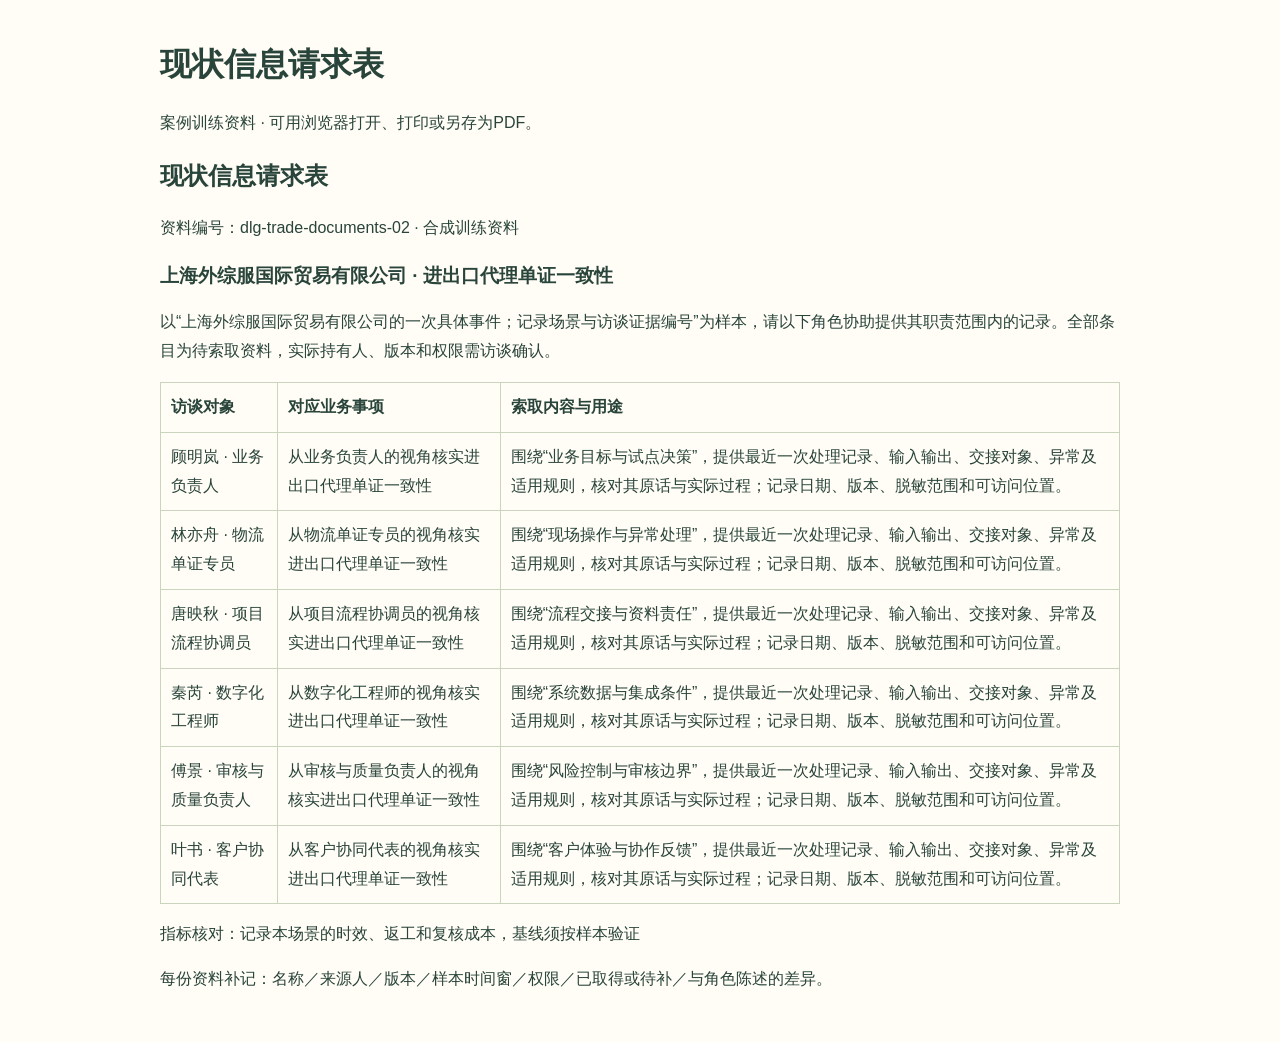
<file: simulations/1-full-engagement/trade-documents-agency-cn/discovery/现状信息请求表.html>
<!doctype html><html lang="zh-CN"><head><meta charset="utf-8"><title>现状信息请求表</title><style>body{max-width:960px;margin:40px auto;padding:0 24px;font:16px/1.8 "Microsoft YaHei",sans-serif;color:#29443b;background:#fffdf5}h1,h2,h3{line-height:1.5}table{border-collapse:collapse;width:100%}td,th{border:1px solid #cbd4bf;padding:10px;text-align:left}section{margin-bottom:48px}blockquote{border-left:4px solid #7a9474;padding-left:18px}a{color:#2d654f}@media print{body{background:white;margin:0;max-width:none}section+section{break-before:page}}</style></head><body><h1>现状信息请求表</h1><p>案例训练资料 · 可用浏览器打开、打印或另存为PDF。</p><section><h2>现状信息请求表</h2><p class="hint">资料编号：dlg-trade-documents-02 · 合成训练资料</p><h3>上海外综服国际贸易有限公司 · 进出口代理单证一致性</h3><p>以“上海外综服国际贸易有限公司的一次具体事件；记录场景与访谈证据编号”为样本，请以下角色协助提供其职责范围内的记录。全部条目为待索取资料，实际持有人、版本和权限需访谈确认。</p><table><thead><tr><th>访谈对象</th><th>对应业务事项</th><th>索取内容与用途</th></tr></thead><tbody><tr><td>顾明岚 · 业务负责人</td><td>从业务负责人的视角核实进出口代理单证一致性</td><td>围绕“业务目标与试点决策”，提供最近一次处理记录、输入输出、交接对象、异常及适用规则，核对其原话与实际过程；记录日期、版本、脱敏范围和可访问位置。</td></tr><tr><td>林亦舟 · 物流单证专员</td><td>从物流单证专员的视角核实进出口代理单证一致性</td><td>围绕“现场操作与异常处理”，提供最近一次处理记录、输入输出、交接对象、异常及适用规则，核对其原话与实际过程；记录日期、版本、脱敏范围和可访问位置。</td></tr><tr><td>唐映秋 · 项目流程协调员</td><td>从项目流程协调员的视角核实进出口代理单证一致性</td><td>围绕“流程交接与资料责任”，提供最近一次处理记录、输入输出、交接对象、异常及适用规则，核对其原话与实际过程；记录日期、版本、脱敏范围和可访问位置。</td></tr><tr><td>秦芮 · 数字化工程师</td><td>从数字化工程师的视角核实进出口代理单证一致性</td><td>围绕“系统数据与集成条件”，提供最近一次处理记录、输入输出、交接对象、异常及适用规则，核对其原话与实际过程；记录日期、版本、脱敏范围和可访问位置。</td></tr><tr><td>傅景 · 审核与质量负责人</td><td>从审核与质量负责人的视角核实进出口代理单证一致性</td><td>围绕“风险控制与审核边界”，提供最近一次处理记录、输入输出、交接对象、异常及适用规则，核对其原话与实际过程；记录日期、版本、脱敏范围和可访问位置。</td></tr><tr><td>叶书 · 客户协同代表</td><td>从客户协同代表的视角核实进出口代理单证一致性</td><td>围绕“客户体验与协作反馈”，提供最近一次处理记录、输入输出、交接对象、异常及适用规则，核对其原话与实际过程；记录日期、版本、脱敏范围和可访问位置。</td></tr></tbody></table><p>指标核对：记录本场景的时效、返工和复核成本，基线须按样本验证</p><p>每份资料补记：名称／来源人／版本／样本时间窗／权限／已取得或待补／与角色陈述的差异。</p></section></body></html>
</file>
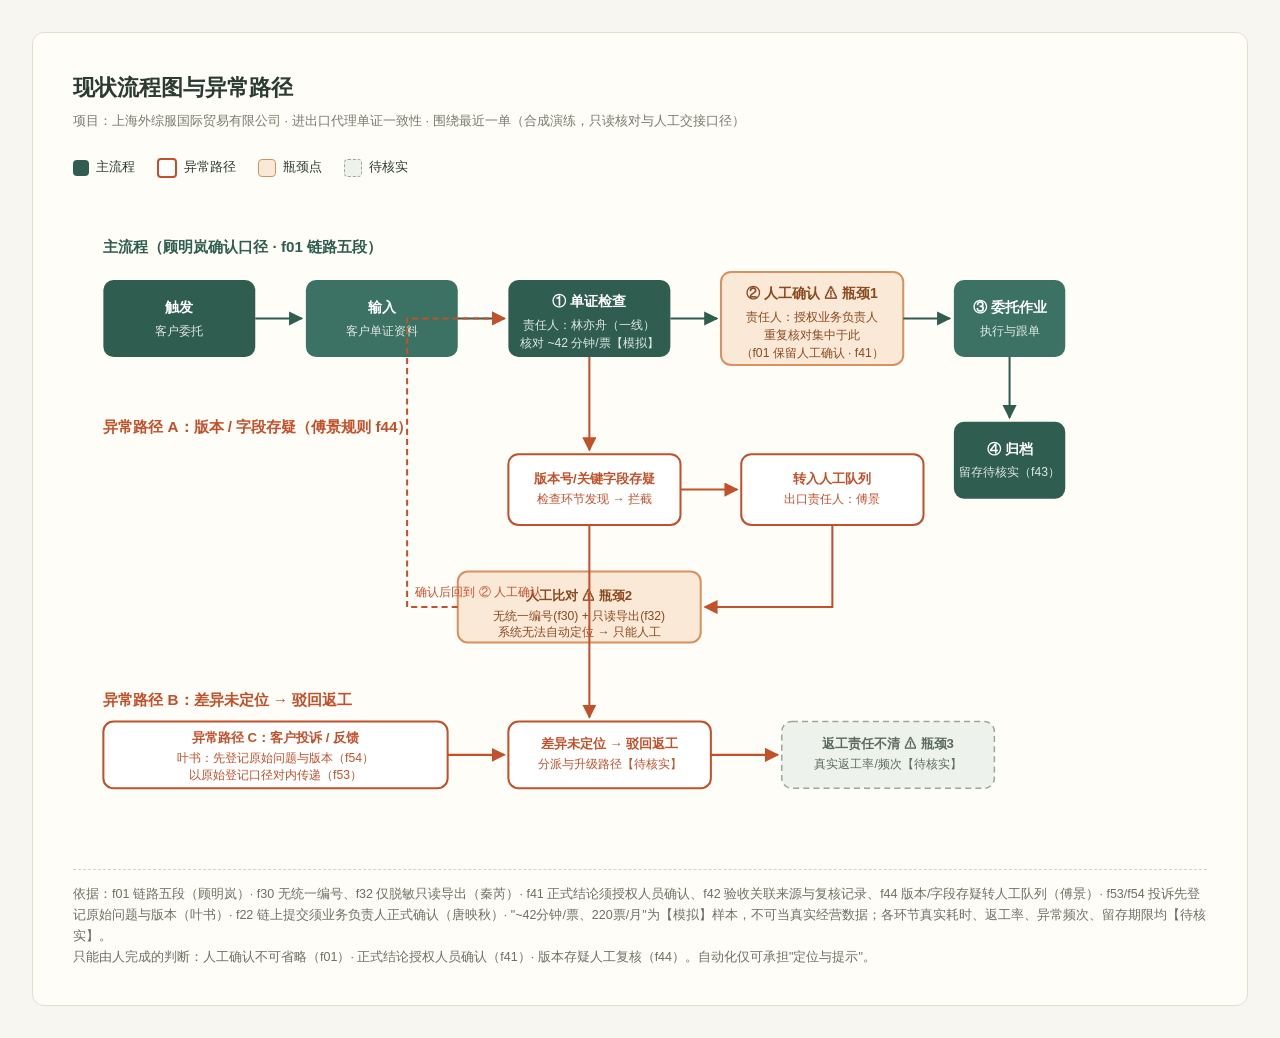
<file: simulations/1-full-engagement/trade-documents-agency-cn/discovery/现状流程图与异常路径.html>
<!doctype html>
<html lang="zh-CN">
<head>
<meta charset="utf-8">
<title>现状流程图与异常路径 · 上海外综服 · 进出口代理单证一致性</title>
<style>
  body{margin:0;padding:32px;background:#f7f6f1;font:15px/1.7 "Microsoft YaHei",sans-serif;color:#2b3a33;}
  .wrap{max-width:1180px;margin:0 auto;background:#fffdf7;border:1px solid #e3ddcc;border-radius:12px;padding:36px 40px;}
  h1{font-size:22px;margin:0 0 4px;}
  .sub{color:#7a7a6c;font-size:13px;margin-bottom:24px;}
  .legend{display:flex;gap:22px;flex-wrap:wrap;margin:0 0 20px;font-size:13px;}
  .legend span{display:inline-flex;align-items:center;gap:7px;}
  .sw{width:16px;height:16px;border-radius:4px;display:inline-block;}
  svg{display:block;width:100%;height:auto;}
  .foot{margin-top:22px;padding-top:14px;border-top:1px dashed #d8d2c0;font-size:12.5px;color:#6f6f62;}
  @media print{body{background:#fff;padding:0}.wrap{border:none}}
</style>
</head>
<body>
<div class="wrap">
  <h1>现状流程图与异常路径</h1>
  <div class="sub">项目：上海外综服国际贸易有限公司 · 进出口代理单证一致性 · 围绕最近一单（合成演练，只读核对与人工交接口径）</div>

  <div class="legend">
    <span><span class="sw" style="background:#2f5d50"></span>主流程</span>
    <span><span class="sw" style="background:#fff;border:2px solid #c2502a"></span>异常路径</span>
    <span><span class="sw" style="background:#fbe9d7;border:1px solid #d9925f"></span>瓶颈点</span>
    <span><span class="sw" style="background:#eef2ec;border:1px dashed #9aa89b"></span>待核实</span>
  </div>

  <svg viewBox="0 0 1120 640" xmlns="http://www.w3.org/2000/svg" font-family="Microsoft YaHei,sans-serif">
    <defs>
      <marker id="arr" viewBox="0 0 10 10" refX="9" refY="5" markerWidth="7" markerHeight="7" orient="auto-start-reverse">
        <path d="M0,0 L10,5 L0,10 z" fill="#2f5d50"/>
      </marker>
      <marker id="arrR" viewBox="0 0 10 10" refX="9" refY="5" markerWidth="7" markerHeight="7" orient="auto-start-reverse">
        <path d="M0,0 L10,5 L0,10 z" fill="#c2502a"/>
      </marker>
    </defs>

    <!-- ===== 主流程 ===== -->
    <text x="30" y="52" font-size="15" font-weight="bold" fill="#2f5d50">主流程（顾明岚确认口径 · f01 链路五段）</text>

    <!-- 触发 -->
    <rect x="30" y="80" width="150" height="76" rx="10" fill="#2f5d50"/>
    <text x="105" y="112" text-anchor="middle" fill="#fff" font-size="14" font-weight="bold">触发</text>
    <text x="105" y="134" text-anchor="middle" fill="#dfe9e2" font-size="12">客户委托</text>

    <!-- 输入 -->
    <rect x="230" y="80" width="150" height="76" rx="10" fill="#3c7263"/>
    <text x="305" y="112" text-anchor="middle" fill="#fff" font-size="14" font-weight="bold">输入</text>
    <text x="305" y="134" text-anchor="middle" fill="#dfe9e2" font-size="12">客户单证资料</text>

    <!-- ① 单证检查 -->
    <rect x="430" y="80" width="160" height="76" rx="10" fill="#2f5d50"/>
    <text x="510" y="106" text-anchor="middle" fill="#fff" font-size="14" font-weight="bold">① 单证检查</text>
    <text x="510" y="128" text-anchor="middle" fill="#dfe9e2" font-size="12">责任人：林亦舟（一线）</text>
    <text x="510" y="146" text-anchor="middle" fill="#dfe9e2" font-size="12">核对 ~42 分钟/票【模拟】</text>

    <!-- ② 人工确认（瓶颈） -->
    <rect x="640" y="72" width="180" height="92" rx="10" fill="#fbe9d7" stroke="#d9925f" stroke-width="2"/>
    <text x="730" y="98" text-anchor="middle" fill="#8a4a1f" font-size="14" font-weight="bold">② 人工确认 ⚠ 瓶颈1</text>
    <text x="730" y="120" text-anchor="middle" fill="#8a4a1f" font-size="12">责任人：授权业务负责人</text>
    <text x="730" y="138" text-anchor="middle" fill="#8a4a1f" font-size="12">重复核对集中于此</text>
    <text x="730" y="156" text-anchor="middle" fill="#8a4a1f" font-size="12">（f01 保留人工确认 · f41）</text>

    <!-- ③ 委托作业 -->
    <rect x="870" y="80" width="110" height="76" rx="10" fill="#3c7263"/>
    <text x="925" y="112" text-anchor="middle" fill="#fff" font-size="14" font-weight="bold">③ 委托作业</text>
    <text x="925" y="134" text-anchor="middle" fill="#dfe9e2" font-size="12">执行与跟单</text>

    <!-- ④ 归档 -->
    <rect x="870" y="220" width="110" height="76" rx="10" fill="#2f5d50"/>
    <text x="925" y="252" text-anchor="middle" fill="#fff" font-size="14" font-weight="bold">④ 归档</text>
    <text x="925" y="274" text-anchor="middle" fill="#dfe9e2" font-size="12">留存待核实（f43）</text>

    <!-- 主流程箭头 -->
    <line x1="180" y1="118" x2="226" y2="118" stroke="#2f5d50" stroke-width="2" marker-end="url(#arr)"/>
    <line x1="380" y1="118" x2="426" y2="118" stroke="#2f5d50" stroke-width="2" marker-end="url(#arr)"/>
    <line x1="590" y1="118" x2="636" y2="118" stroke="#2f5d50" stroke-width="2" marker-end="url(#arr)"/>
    <line x1="820" y1="118" x2="866" y2="118" stroke="#2f5d50" stroke-width="2" marker-end="url(#arr)"/>
    <line x1="925" y1="156" x2="925" y2="216" stroke="#2f5d50" stroke-width="2" marker-end="url(#arr)"/>

    <!-- ===== 异常路径 A：版本/字段存疑 ===== -->
    <text x="30" y="230" font-size="15" font-weight="bold" fill="#c2502a">异常路径 A：版本 / 字段存疑（傅景规则 f44）</text>

    <rect x="430" y="252" width="170" height="70" rx="10" fill="#fff" stroke="#c2502a" stroke-width="2"/>
    <text x="515" y="280" text-anchor="middle" fill="#c2502a" font-size="13" font-weight="bold">版本号/关键字段存疑</text>
    <text x="515" y="300" text-anchor="middle" fill="#c2502a" font-size="12">检查环节发现 → 拦截</text>

    <rect x="660" y="252" width="180" height="70" rx="10" fill="#fff" stroke="#c2502a" stroke-width="2"/>
    <text x="750" y="280" text-anchor="middle" fill="#c2502a" font-size="13" font-weight="bold">转入人工队列</text>
    <text x="750" y="300" text-anchor="middle" fill="#c2502a" font-size="12">出口责任人：傅景</text>

    <rect x="380" y="368" width="240" height="70" rx="10" fill="#fbe9d7" stroke="#d9925f" stroke-width="2"/>
    <text x="500" y="396" text-anchor="middle" fill="#8a4a1f" font-size="13" font-weight="bold">人工比对 ⚠ 瓶颈2</text>
    <text x="500" y="416" text-anchor="middle" fill="#8a4a1f" font-size="12">无统一编号(f30) + 只读导出(f32)</text>
    <text x="500" y="432" text-anchor="middle" fill="#8a4a1f" font-size="12">系统无法自动定位 → 只能人工</text>

    <!-- 异常A箭头 -->
    <path d="M 510 156 L 510 248" stroke="#c2502a" stroke-width="2" fill="none" marker-end="url(#arrR)"/>
    <line x1="600" y1="287" x2="656" y2="287" stroke="#c2502a" stroke-width="2" marker-end="url(#arrR)"/>
    <path d="M 750 322 L 750 403 L 624 403" stroke="#c2502a" stroke-width="2" fill="none" marker-end="url(#arrR)"/>
    <path d="M 380 403 L 330 403 L 330 118 L 426 118" stroke="#c2502a" stroke-width="2" fill="none" stroke-dasharray="6 4" marker-end="url(#arrR)"/>
    <text x="338" y="392" fill="#c2502a" font-size="12">确认后回到 ② 人工确认</text>

    <!-- ===== 异常路径 B：差异未定位 ===== -->
    <text x="30" y="500" font-size="15" font-weight="bold" fill="#c2502a">异常路径 B：差异未定位 → 驳回返工</text>

    <rect x="430" y="516" width="200" height="66" rx="10" fill="#fff" stroke="#c2502a" stroke-width="2"/>
    <text x="530" y="542" text-anchor="middle" fill="#c2502a" font-size="13" font-weight="bold">差异未定位 → 驳回返工</text>
    <text x="530" y="562" text-anchor="middle" fill="#c2502a" font-size="12">分派与升级路径【待核实】</text>

    <rect x="700" y="516" width="210" height="66" rx="10" fill="#eef2ec" stroke="#9aa89b" stroke-width="1.5" stroke-dasharray="6 4"/>
    <text x="805" y="542" text-anchor="middle" fill="#5c6b5e" font-size="13" font-weight="bold">返工责任不清 ⚠ 瓶颈3</text>
    <text x="805" y="562" text-anchor="middle" fill="#5c6b5e" font-size="12">真实返工率/频次【待核实】</text>

    <path d="M 510 322 L 510 512" stroke="#c2502a" stroke-width="2" fill="none" marker-end="url(#arrR)"/>
    <line x1="630" y1="549" x2="696" y2="549" stroke="#c2502a" stroke-width="2" marker-end="url(#arrR)"/>

    <!-- ===== 异常路径 C：客户投诉 ===== -->
    <rect x="30" y="516" width="340" height="66" rx="10" fill="#fff" stroke="#c2502a" stroke-width="2"/>
    <text x="200" y="536" text-anchor="middle" fill="#c2502a" font-size="13" font-weight="bold">异常路径 C：客户投诉 / 反馈</text>
    <text x="200" y="556" text-anchor="middle" fill="#c2502a" font-size="12">叶书：先登记原始问题与版本（f54）</text>
    <text x="200" y="573" text-anchor="middle" fill="#c2502a" font-size="12">以原始登记口径对内传递（f53）</text>
    <path d="M 370 549 L 426 549" stroke="#c2502a" stroke-width="2" fill="none" marker-end="url(#arrR)"/>
  </svg>

  <div class="foot">
    依据：f01 链路五段（顾明岚）· f30 无统一编号、f32 仅脱敏只读导出（秦芮）· f41 正式结论须授权人员确认、f42 验收关联来源与复核记录、f44 版本/字段存疑转人工队列（傅景）· f53/f54 投诉先登记原始问题与版本（叶书）· f22 链上提交须业务负责人正式确认（唐映秋）· "~42分钟/票、220票/月"为【模拟】样本，不可当真实经营数据；各环节真实耗时、返工率、异常频次、留存期限均【待核实】。<br>
    只能由人完成的判断：人工确认不可省略（f01）· 正式结论授权人员确认（f41）· 版本存疑人工复核（f44）。自动化仅可承担"定位与提示"。
  </div>
</div>
</body>
</html>
</file>
